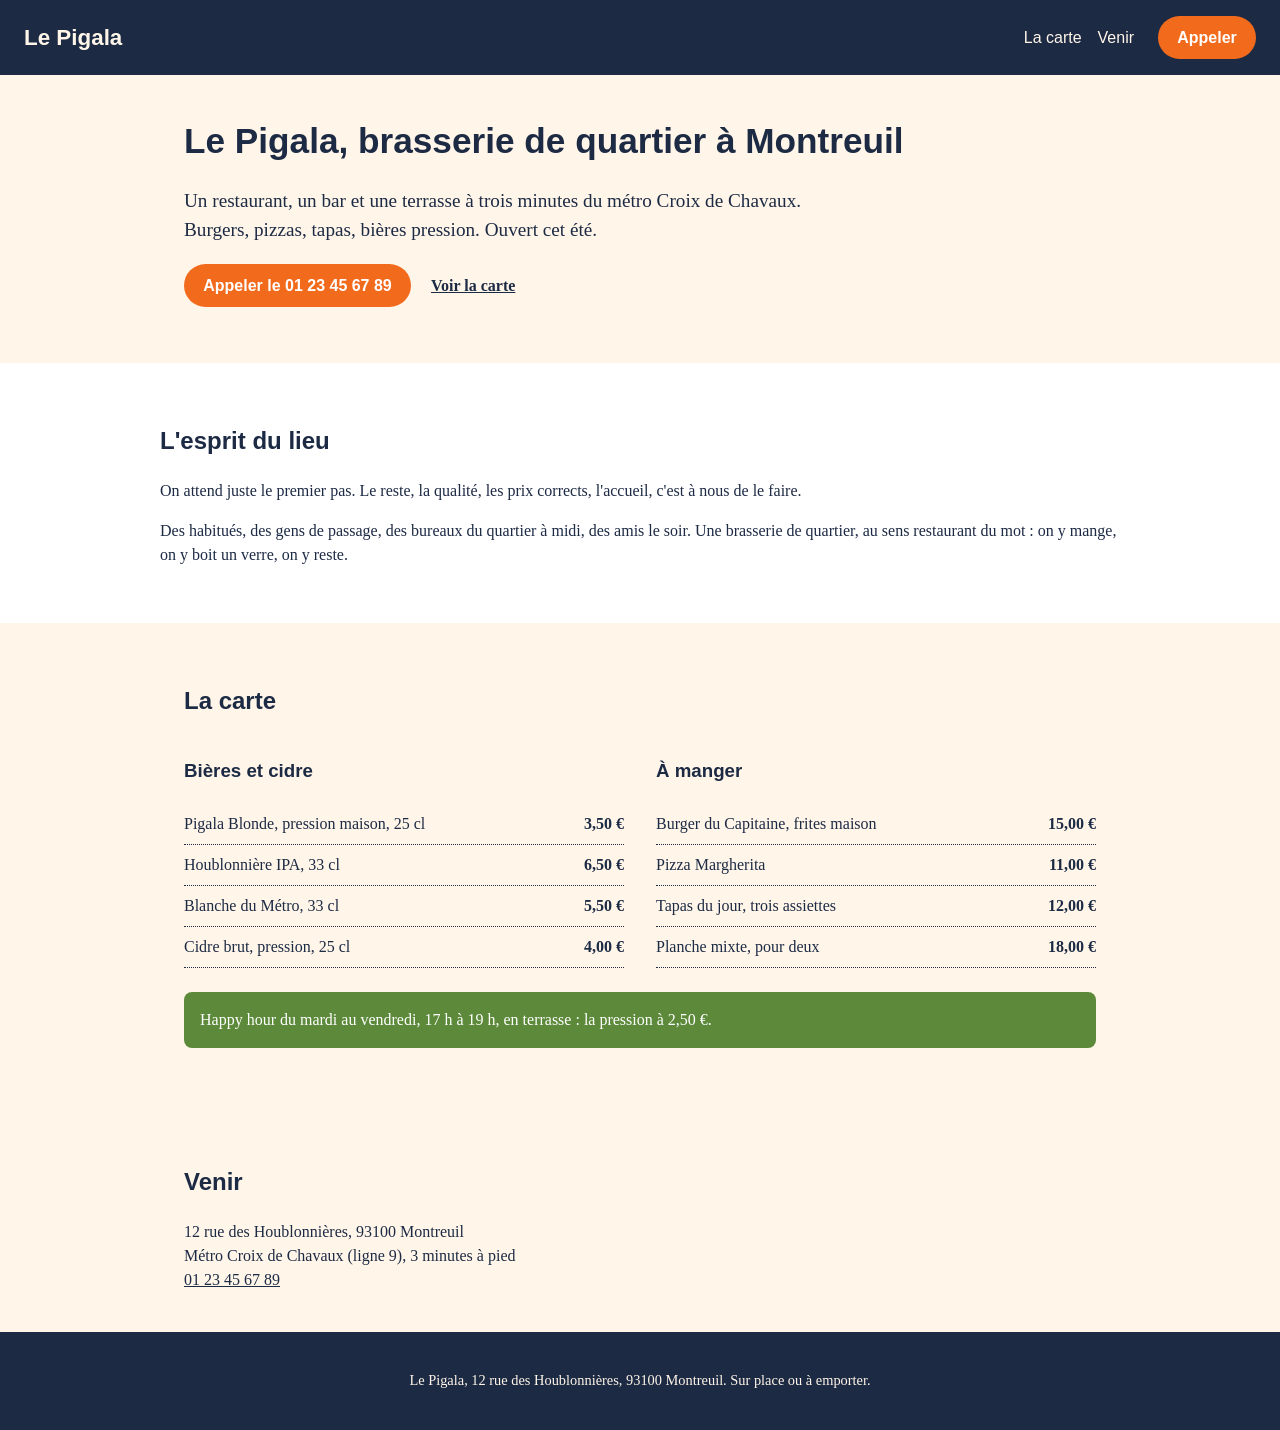
<file: exercices/04-regles-du-projet/depart/index.html>
<!DOCTYPE html>
<html lang="fr">
<head>
  <meta charset="UTF-8">
  <meta name="viewport" content="width=device-width, initial-scale=1">
  <title>Le Pigala, brasserie de quartier à Montreuil</title>
  <meta name="description" content="Le Pigala, brasserie-restaurant et bar à Montreuil, à deux pas du métro Croix de Chavaux : burgers, pizzas, tapas, bières pression, happy hour en terrasse, karaoké le jeudi.">
  <link rel="stylesheet" href="style.css">
</head>
<body>
  <header class="entete">
    <p class="logo">Le Pigala</p>
    <nav aria-label="Navigation principale">
      <a href="#carte">La carte</a>
      <a href="#venir">Venir</a>
    </nav>
    <a class="bouton" href="tel:+33123456789">Appeler</a>
  </header>

  <main>
    <section class="heros" aria-labelledby="titre">
      <h1 id="titre">Le Pigala, brasserie de quartier à Montreuil</h1>
      <p class="accroche">Un restaurant, un bar et une terrasse à trois minutes du métro Croix de Chavaux. Burgers, pizzas, tapas, bières pression. Ouvert cet été.</p>
      <p class="actions">
        <a class="bouton" href="tel:+33123456789">Appeler le 01 23 45 67 89</a>
        <a class="lien" href="#carte">Voir la carte</a>
      </p>
    </section>

    <section class="esprit" aria-labelledby="esprit">
      <h2 id="esprit">L'esprit du lieu</h2>
      <p>On attend juste le premier pas. Le reste, la qualité, les prix corrects, l'accueil, c'est à nous de le faire.</p>
      <p>Des habitués, des gens de passage, des bureaux du quartier à midi, des amis le soir. Une brasserie de quartier, au sens restaurant du mot : on y mange, on y boit un verre, on y reste.</p>
    </section>

    <section class="carte" id="carte" aria-labelledby="carte-titre">
      <h2 id="carte-titre">La carte</h2>
      <div class="colonnes">
        <div>
          <h3>Bières et cidre</h3>
          <ul>
            <li>Pigala Blonde, pression maison, 25 cl <span>3,50 €</span></li>
            <li>Houblonnière IPA, 33 cl <span>6,50 €</span></li>
            <li>Blanche du Métro, 33 cl <span>5,50 €</span></li>
            <li>Cidre brut, pression, 25 cl <span>4,00 €</span></li>
          </ul>
        </div>
        <div>
          <h3>À manger</h3>
          <ul>
            <li>Burger du Capitaine, frites maison <span>15,00 €</span></li>
            <li>Pizza Margherita <span>11,00 €</span></li>
            <li>Tapas du jour, trois assiettes <span>12,00 €</span></li>
            <li>Planche mixte, pour deux <span>18,00 €</span></li>
          </ul>
        </div>
      </div>
      <p class="encadre">Happy hour du mardi au vendredi, 17 h à 19 h, en terrasse : la pression à 2,50 €.</p>
    </section>

    <section class="venir" id="venir" aria-labelledby="venir-titre">
      <h2 id="venir-titre">Venir</h2>
      <address>
        12 rue des Houblonnières, 93100 Montreuil<br>
        Métro Croix de Chavaux (ligne 9), 3 minutes à pied<br>
        <a href="tel:+33123456789">01 23 45 67 89</a>
      </address>
    </section>
  </main>

  <footer>
    <p>Le Pigala, 12 rue des Houblonnières, 93100 Montreuil. Sur place ou à emporter.</p>
  </footer>
</body>
</html>
</file>
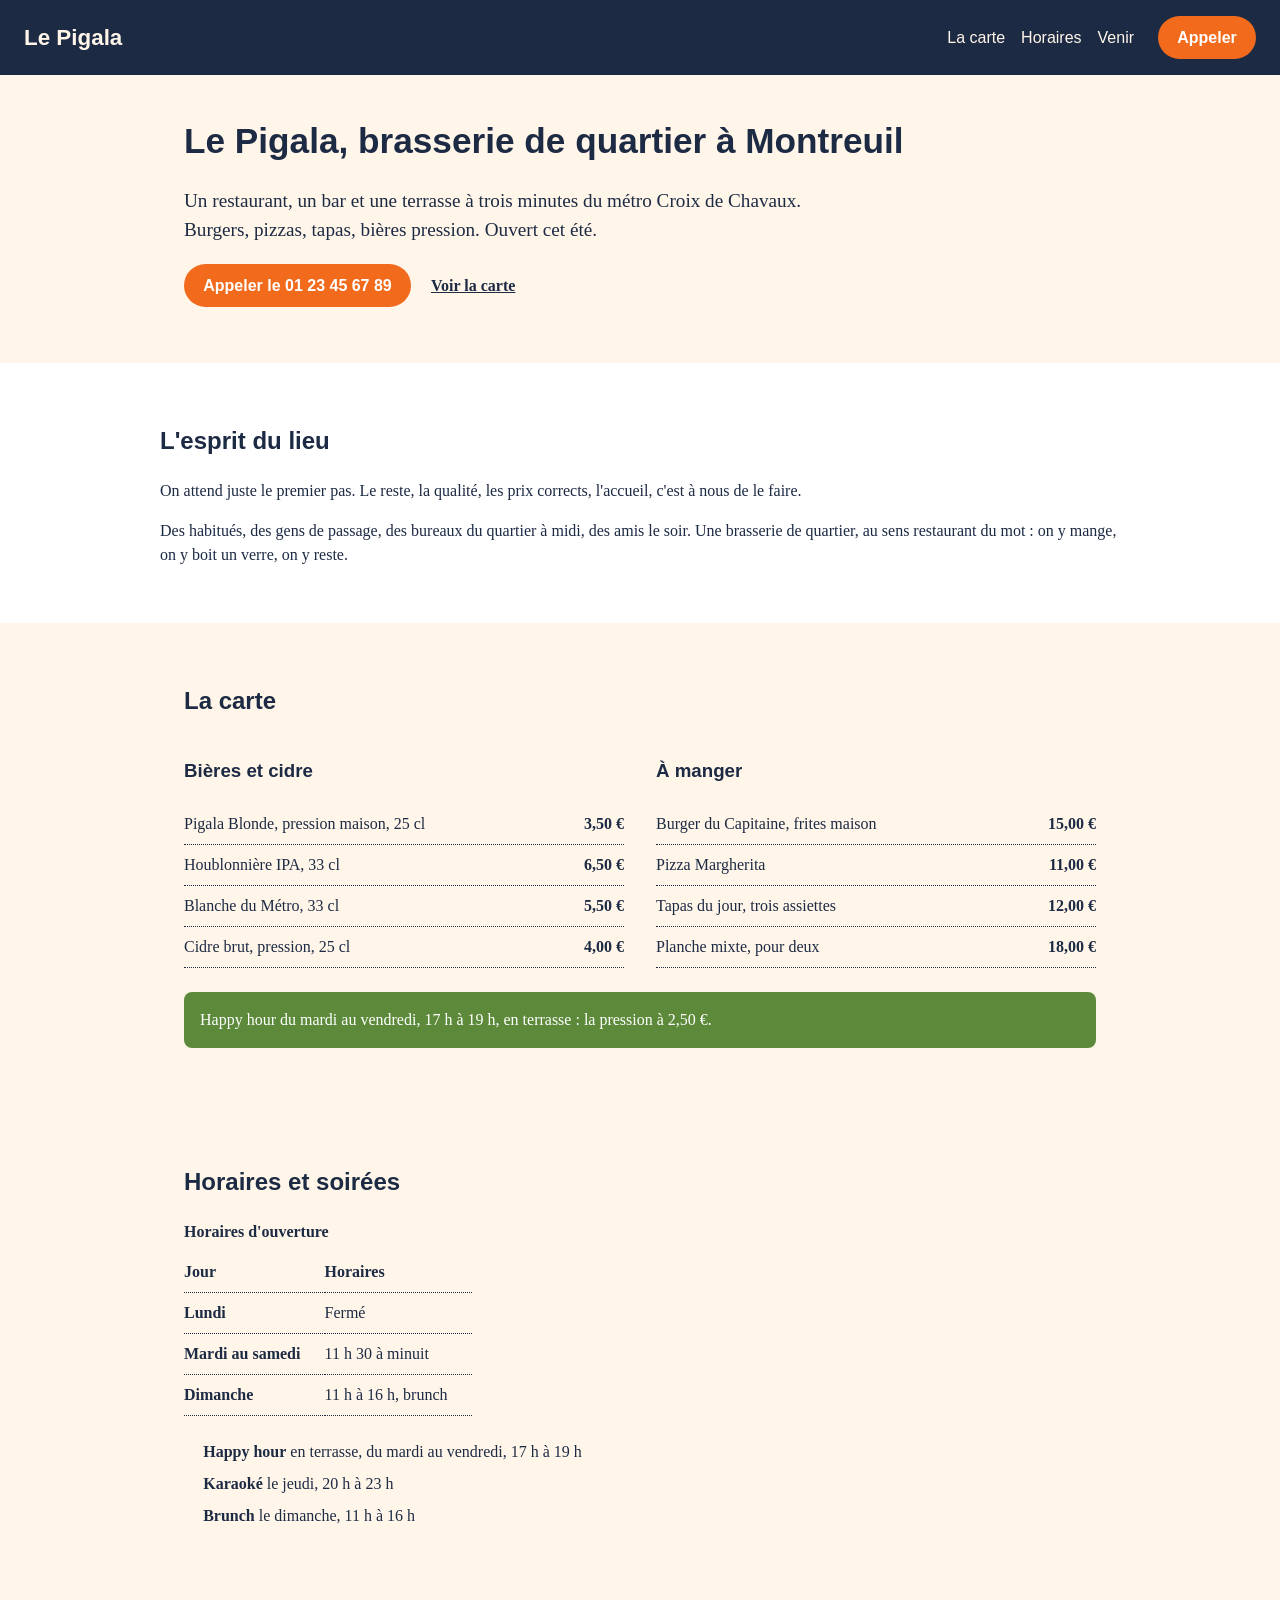
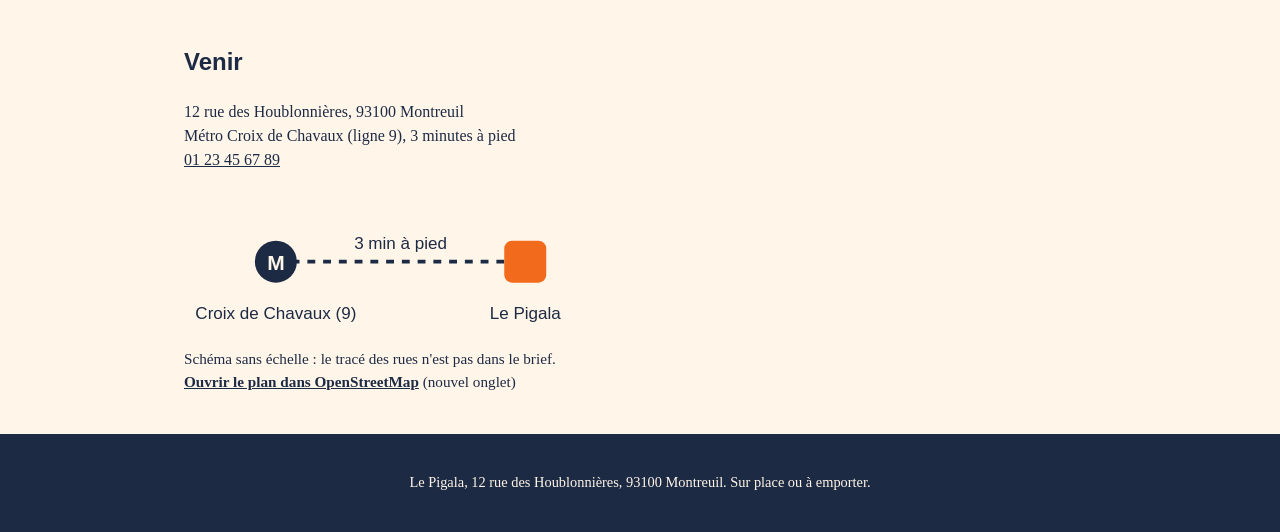
<file: exercices/05-commande-a-moi/depart/index.html>
<!DOCTYPE html>
<html lang="fr">
<head>
  <meta charset="UTF-8">
  <meta name="viewport" content="width=device-width, initial-scale=1">
  <title>Le Pigala, brasserie de quartier à Montreuil</title>
  <meta name="description" content="Le Pigala, brasserie-restaurant et bar à Montreuil, à deux pas du métro Croix de Chavaux : burgers, pizzas, tapas, bières pression, happy hour en terrasse, karaoké le jeudi.">
  <link rel="stylesheet" href="style.css">
  <link rel="stylesheet" href="css/plan-acces.css">
</head>
<body>
  <header class="entete">
    <p class="logo">Le Pigala</p>
    <nav aria-label="Navigation principale">
      <a href="#carte">La carte</a>
      <a href="#horaires">Horaires</a>
      <a href="#venir">Venir</a>
    </nav>
    <a class="bouton" href="tel:+33123456789">Appeler</a>
  </header>

  <main>
    <section class="heros" aria-labelledby="titre">
      <h1 id="titre">Le Pigala, brasserie de quartier à Montreuil</h1>
      <p class="accroche">Un restaurant, un bar et une terrasse à trois minutes du métro Croix de Chavaux. Burgers, pizzas, tapas, bières pression. Ouvert cet été.</p>
      <p class="actions">
        <a class="bouton" href="tel:+33123456789">Appeler le 01 23 45 67 89</a>
        <a class="lien" href="#carte">Voir la carte</a>
      </p>
    </section>

    <section class="esprit" aria-labelledby="esprit">
      <h2 id="esprit">L'esprit du lieu</h2>
      <p>On attend juste le premier pas. Le reste, la qualité, les prix corrects, l'accueil, c'est à nous de le faire.</p>
      <p>Des habitués, des gens de passage, des bureaux du quartier à midi, des amis le soir. Une brasserie de quartier, au sens restaurant du mot : on y mange, on y boit un verre, on y reste.</p>
    </section>

    <section class="carte" id="carte" aria-labelledby="carte-titre">
      <h2 id="carte-titre">La carte</h2>
      <div class="colonnes">
        <div>
          <h3>Bières et cidre</h3>
          <ul>
            <li>Pigala Blonde, pression maison, 25 cl <span>3,50 €</span></li>
            <li>Houblonnière IPA, 33 cl <span>6,50 €</span></li>
            <li>Blanche du Métro, 33 cl <span>5,50 €</span></li>
            <li>Cidre brut, pression, 25 cl <span>4,00 €</span></li>
          </ul>
        </div>
        <div>
          <h3>À manger</h3>
          <ul>
            <li>Burger du Capitaine, frites maison <span>15,00 €</span></li>
            <li>Pizza Margherita <span>11,00 €</span></li>
            <li>Tapas du jour, trois assiettes <span>12,00 €</span></li>
            <li>Planche mixte, pour deux <span>18,00 €</span></li>
          </ul>
        </div>
      </div>
      <p class="encadre">Happy hour du mardi au vendredi, 17 h à 19 h, en terrasse : la pression à 2,50 €.</p>
    </section>

    <section class="horaires" id="horaires" aria-labelledby="horaires-titre">
      <h2 id="horaires-titre">Horaires et soirées</h2>
      <table>
        <caption>Horaires d'ouverture</caption>
        <thead>
          <tr><th scope="col">Jour</th><th scope="col">Horaires</th></tr>
        </thead>
        <tbody>
          <tr><th scope="row">Lundi</th><td>Fermé</td></tr>
          <tr><th scope="row">Mardi au samedi</th><td>11 h 30 à minuit</td></tr>
          <tr><th scope="row">Dimanche</th><td>11 h à 16 h, brunch</td></tr>
        </tbody>
      </table>
      <ul class="soirees">
        <li><strong>Happy hour</strong> en terrasse, du mardi au vendredi, 17 h à 19 h</li>
        <li><strong>Karaoké</strong> le jeudi, 20 h à 23 h</li>
        <li><strong>Brunch</strong> le dimanche, 11 h à 16 h</li>
      </ul>
    </section>

    <section class="venir" id="venir" aria-labelledby="venir-titre">
      <h2 id="venir-titre">Venir</h2>
      <address>
        12 rue des Houblonnières, 93100 Montreuil<br>
        Métro Croix de Chavaux (ligne 9), 3 minutes à pied<br>
        <a href="tel:+33123456789">01 23 45 67 89</a>
      </address>
      <!-- DÉBUT plan-acces -->
      <figure class="plan-acces">
        <svg viewBox="0 0 320 110" role="img" aria-label="Schéma sans échelle : du métro Croix de Chavaux, ligne 9, au Pigala, 12 rue des Houblonnières, 3 minutes à pied.">
          <line class="plan-acces__trajet" x1="70" y1="50" x2="260" y2="50"/>
          <circle class="plan-acces__metro" cx="70" cy="50" r="16"/>
          <text class="plan-acces__m" x="70" y="56" text-anchor="middle">M</text>
          <text x="70" y="94" text-anchor="middle">Croix de Chavaux (9)</text>
          <text x="165" y="40" text-anchor="middle">3 min à pied</text>
          <rect class="plan-acces__lieu" x="244" y="34" width="32" height="32" rx="6"/>
          <text x="260" y="94" text-anchor="middle">Le Pigala</text>
        </svg>
        <figcaption>Schéma sans échelle : le tracé des rues n'est pas dans le brief. <a href="https://www.openstreetmap.org/search?query=12%20rue%20des%20Houblonni%C3%A8res%2C%2093100%20Montreuil" target="_blank" rel="noopener">Ouvrir le plan dans OpenStreetMap</a> (nouvel onglet)</figcaption>
      </figure>
      <!-- FIN plan-acces -->
    </section>
  </main>

  <footer>
    <p>Le Pigala, 12 rue des Houblonnières, 93100 Montreuil. Sur place ou à emporter.</p>
  </footer>
</body>
</html>
</file>
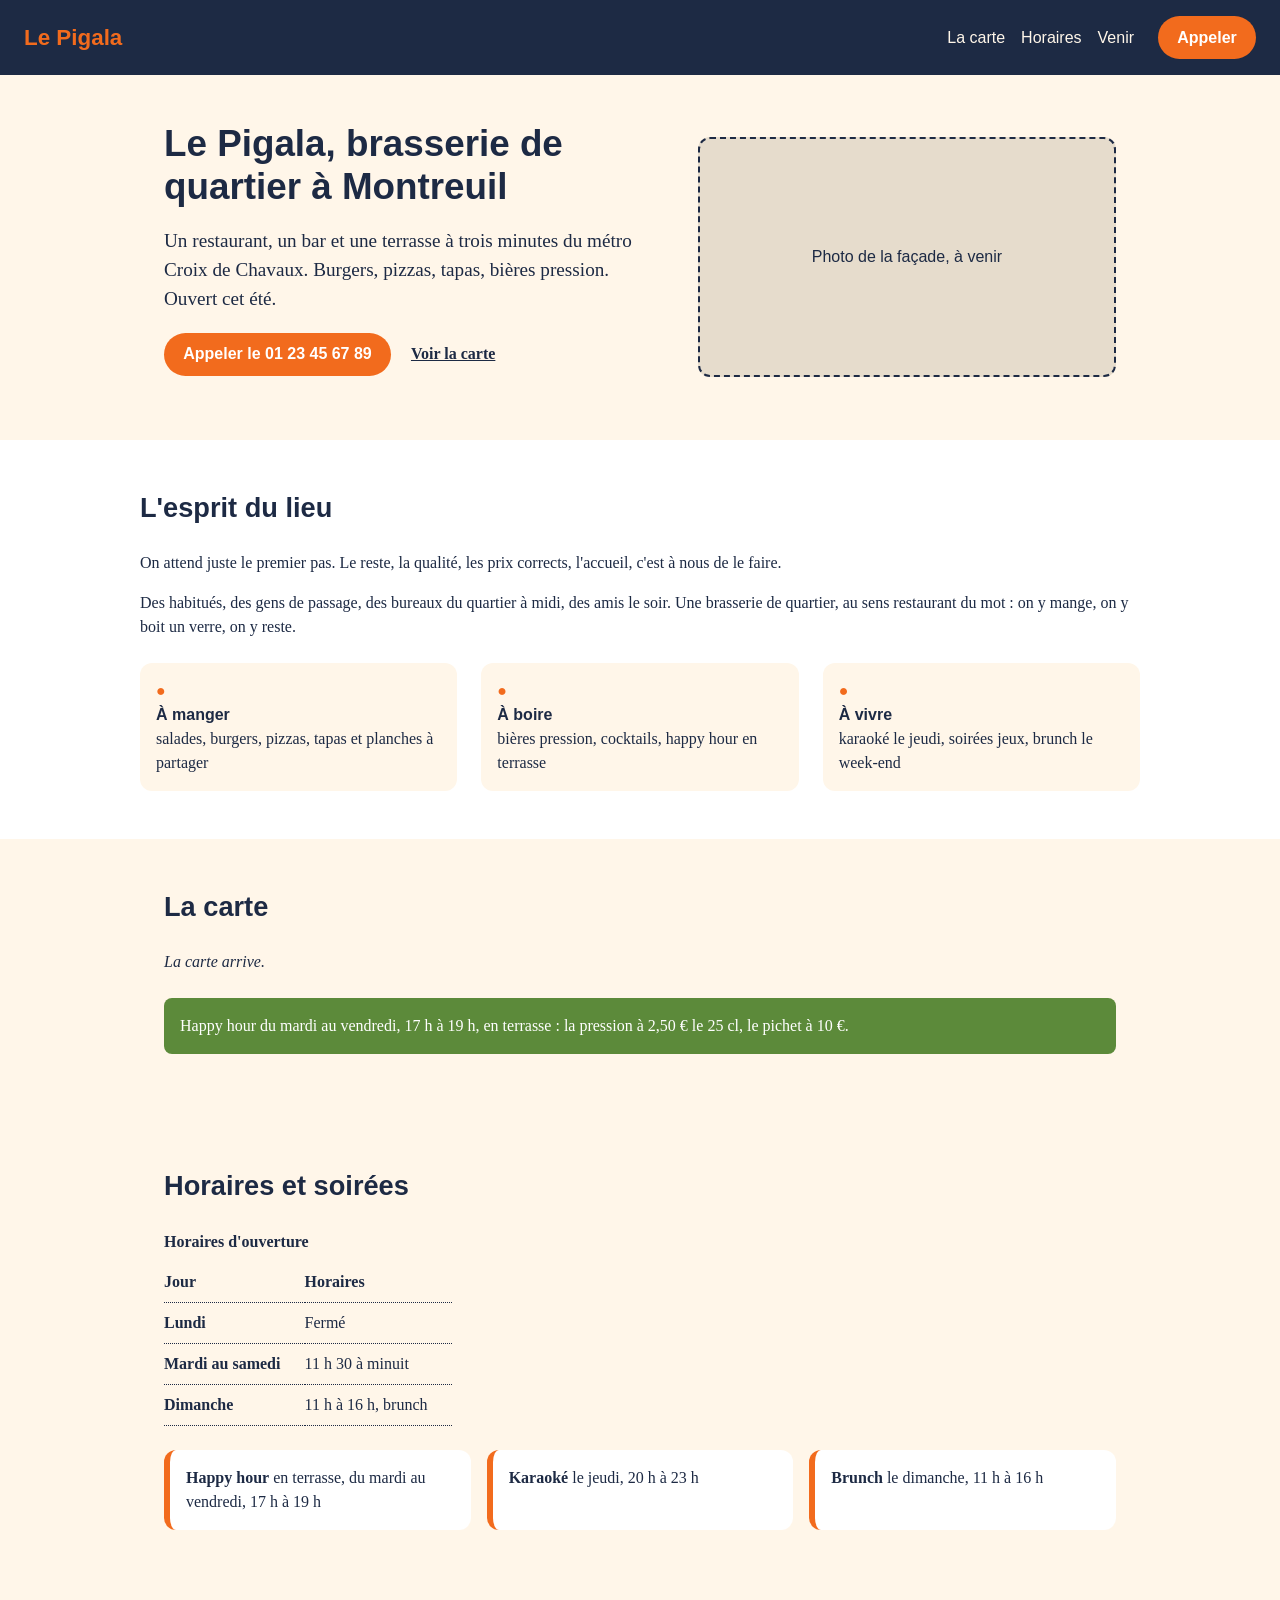
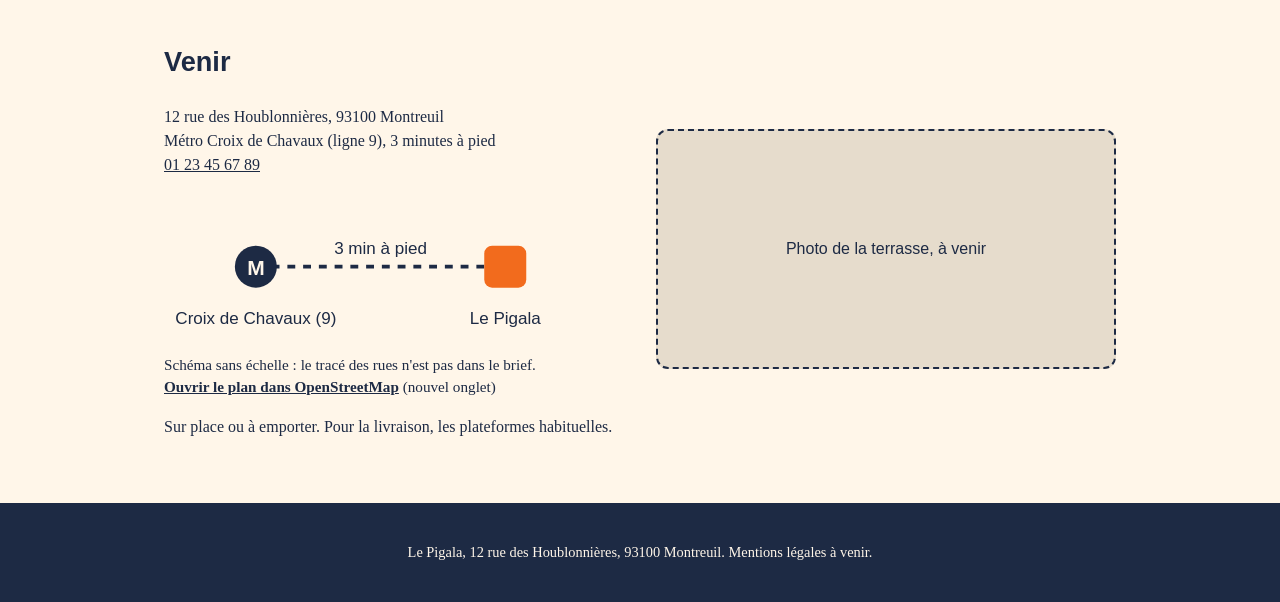
<file: exercices/09-snippets-carte/depart/index.html>
<!DOCTYPE html>
<html lang="fr">
<head>
  <meta charset="UTF-8">
  <meta name="viewport" content="width=device-width, initial-scale=1">
  <title>Le Pigala, brasserie de quartier à Montreuil</title>
  <meta name="description" content="Le Pigala, brasserie-restaurant et bar à Montreuil, à deux pas du métro Croix de Chavaux : burgers, pizzas, tapas, bières pression, happy hour en terrasse, karaoké le jeudi.">
  <link rel="stylesheet" href="style.css">
  <link rel="stylesheet" href="css/plan-acces.css">
</head>
<body>
  <a class="evitement" href="#contenu">Aller au contenu</a>

  <header class="entete">
    <p class="logo"><a href="#contenu">Le Pigala</a></p>
    <nav aria-label="Navigation principale">
      <a href="#carte">La carte</a>
      <a href="#horaires">Horaires</a>
      <a href="#venir">Venir</a>
    </nav>
    <a class="bouton" href="tel:+33123456789">Appeler</a>
  </header>

  <main id="contenu">
    <section class="heros" aria-labelledby="titre">
      <div class="heros-texte">
        <h1 id="titre">Le Pigala, brasserie de quartier à Montreuil</h1>
        <p class="accroche">Un restaurant, un bar et une terrasse à trois minutes du métro Croix de Chavaux. Burgers, pizzas, tapas, bières pression. Ouvert cet été.</p>
        <p class="actions">
          <a class="bouton" href="tel:+33123456789">Appeler le 01 23 45 67 89</a>
          <a class="lien" href="#carte">Voir la carte</a>
        </p>
      </div>
      <div class="photo-attente" aria-hidden="true">Photo de la façade, à venir</div>
    </section>

    <section class="esprit" aria-labelledby="esprit-titre">
      <div class="contenant">
        <h2 id="esprit-titre">L'esprit du lieu</h2>
        <p>On attend juste le premier pas. Le reste, la qualité, les prix corrects, l'accueil, c'est à nous de le faire.</p>
        <p>Des habitués, des gens de passage, des bureaux du quartier à midi, des amis le soir. Une brasserie de quartier, au sens restaurant du mot : on y mange, on y boit un verre, on y reste.</p>
        <ul class="pictos">
          <li><span class="picto" aria-hidden="true">●</span><strong>À manger</strong> salades, burgers, pizzas, tapas et planches à partager</li>
          <li><span class="picto" aria-hidden="true">●</span><strong>À boire</strong> bières pression, cocktails, happy hour en terrasse</li>
          <li><span class="picto" aria-hidden="true">●</span><strong>À vivre</strong> karaoké le jeudi, soirées jeux, brunch le week-end</li>
        </ul>
      </div>
    </section>

    <section class="carte" id="carte" aria-labelledby="carte-titre">
      <h2 id="carte-titre">La carte</h2>
      <p class="attente">La carte arrive.</p>
      <p class="encadre">Happy hour du mardi au vendredi, 17 h à 19 h, en terrasse : la pression à 2,50 € le 25 cl, le pichet à 10 €.</p>
    </section>

    <section class="horaires" id="horaires" aria-labelledby="horaires-titre">
      <h2 id="horaires-titre">Horaires et soirées</h2>
      <table>
        <caption>Horaires d'ouverture</caption>
        <thead>
          <tr><th scope="col">Jour</th><th scope="col">Horaires</th></tr>
        </thead>
        <tbody>
          <tr><th scope="row">Lundi</th><td>Fermé</td></tr>
          <tr><th scope="row">Mardi au samedi</th><td>11 h 30 à minuit</td></tr>
          <tr><th scope="row">Dimanche</th><td>11 h à 16 h, brunch</td></tr>
        </tbody>
      </table>
      <ul class="soirees">
        <li><strong>Happy hour</strong> en terrasse, du mardi au vendredi, 17 h à 19 h</li>
        <li><strong>Karaoké</strong> le jeudi, 20 h à 23 h</li>
        <li><strong>Brunch</strong> le dimanche, 11 h à 16 h</li>
      </ul>
    </section>

    <section class="venir" id="venir" aria-labelledby="venir-titre">
      <div class="venir-texte">
        <h2 id="venir-titre">Venir</h2>
        <address>
          12 rue des Houblonnières, 93100 Montreuil<br>
          Métro Croix de Chavaux (ligne 9), 3 minutes à pied<br>
          <a href="tel:+33123456789">01 23 45 67 89</a>
        </address>
      <!-- DÉBUT plan-acces -->
      <figure class="plan-acces">
        <svg viewBox="0 0 320 110" role="img" aria-label="Schéma sans échelle : du métro Croix de Chavaux, ligne 9, au Pigala, 12 rue des Houblonnières, 3 minutes à pied.">
          <line class="plan-acces__trajet" x1="70" y1="50" x2="260" y2="50"/>
          <circle class="plan-acces__metro" cx="70" cy="50" r="16"/>
          <text class="plan-acces__m" x="70" y="56" text-anchor="middle">M</text>
          <text x="70" y="94" text-anchor="middle">Croix de Chavaux (9)</text>
          <text x="165" y="40" text-anchor="middle">3 min à pied</text>
          <rect class="plan-acces__lieu" x="244" y="34" width="32" height="32" rx="6"/>
          <text x="260" y="94" text-anchor="middle">Le Pigala</text>
        </svg>
        <figcaption>Schéma sans échelle : le tracé des rues n'est pas dans le brief. <a href="https://www.openstreetmap.org/search?query=12%20rue%20des%20Houblonni%C3%A8res%2C%2093100%20Montreuil" target="_blank" rel="noopener">Ouvrir le plan dans OpenStreetMap</a> (nouvel onglet)</figcaption>
      </figure>
      <!-- FIN plan-acces -->
        <p>Sur place ou à emporter. Pour la livraison, les plateformes habituelles.</p>
      </div>
      <div class="photo-attente" aria-hidden="true">Photo de la terrasse, à venir</div>
    </section>
  </main>

  <footer>
    <p>Le Pigala, 12 rue des Houblonnières, 93100 Montreuil. Mentions légales à venir.</p>
  </footer>
</body>
</html>
</file>
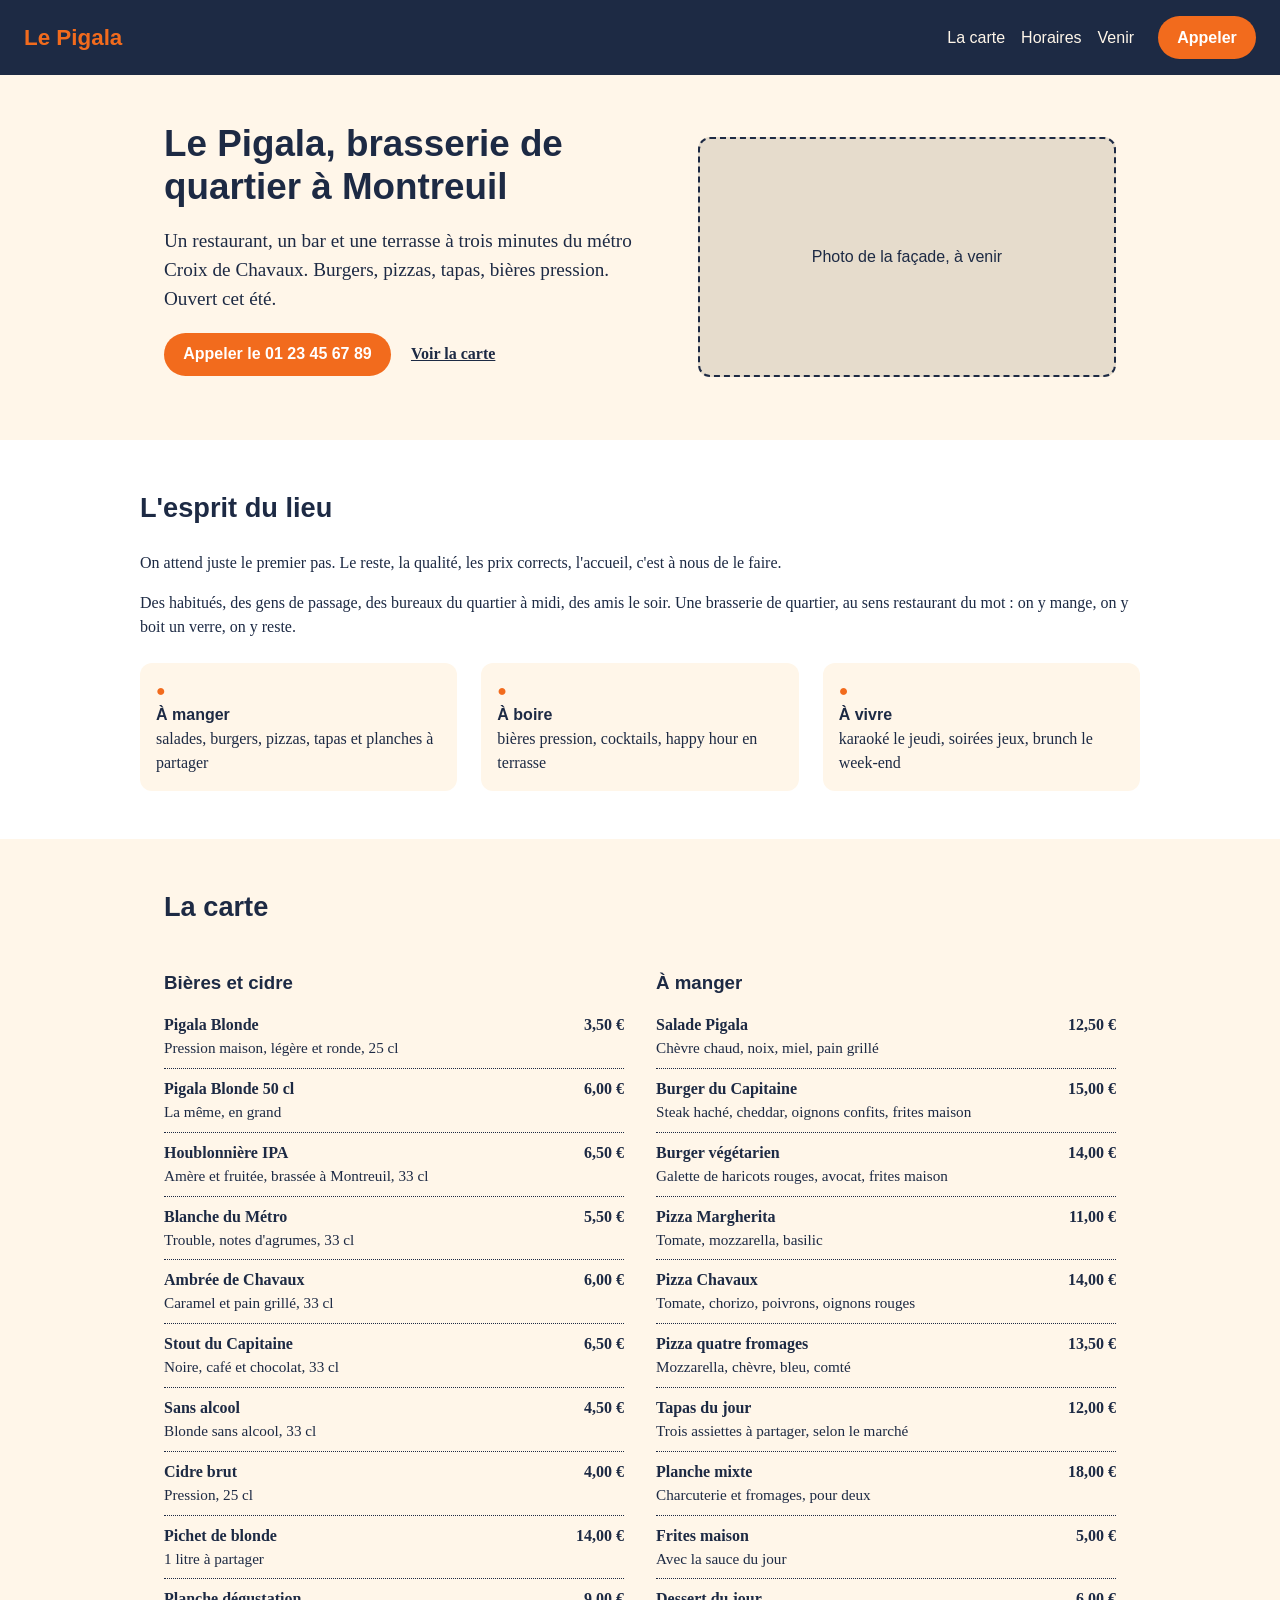
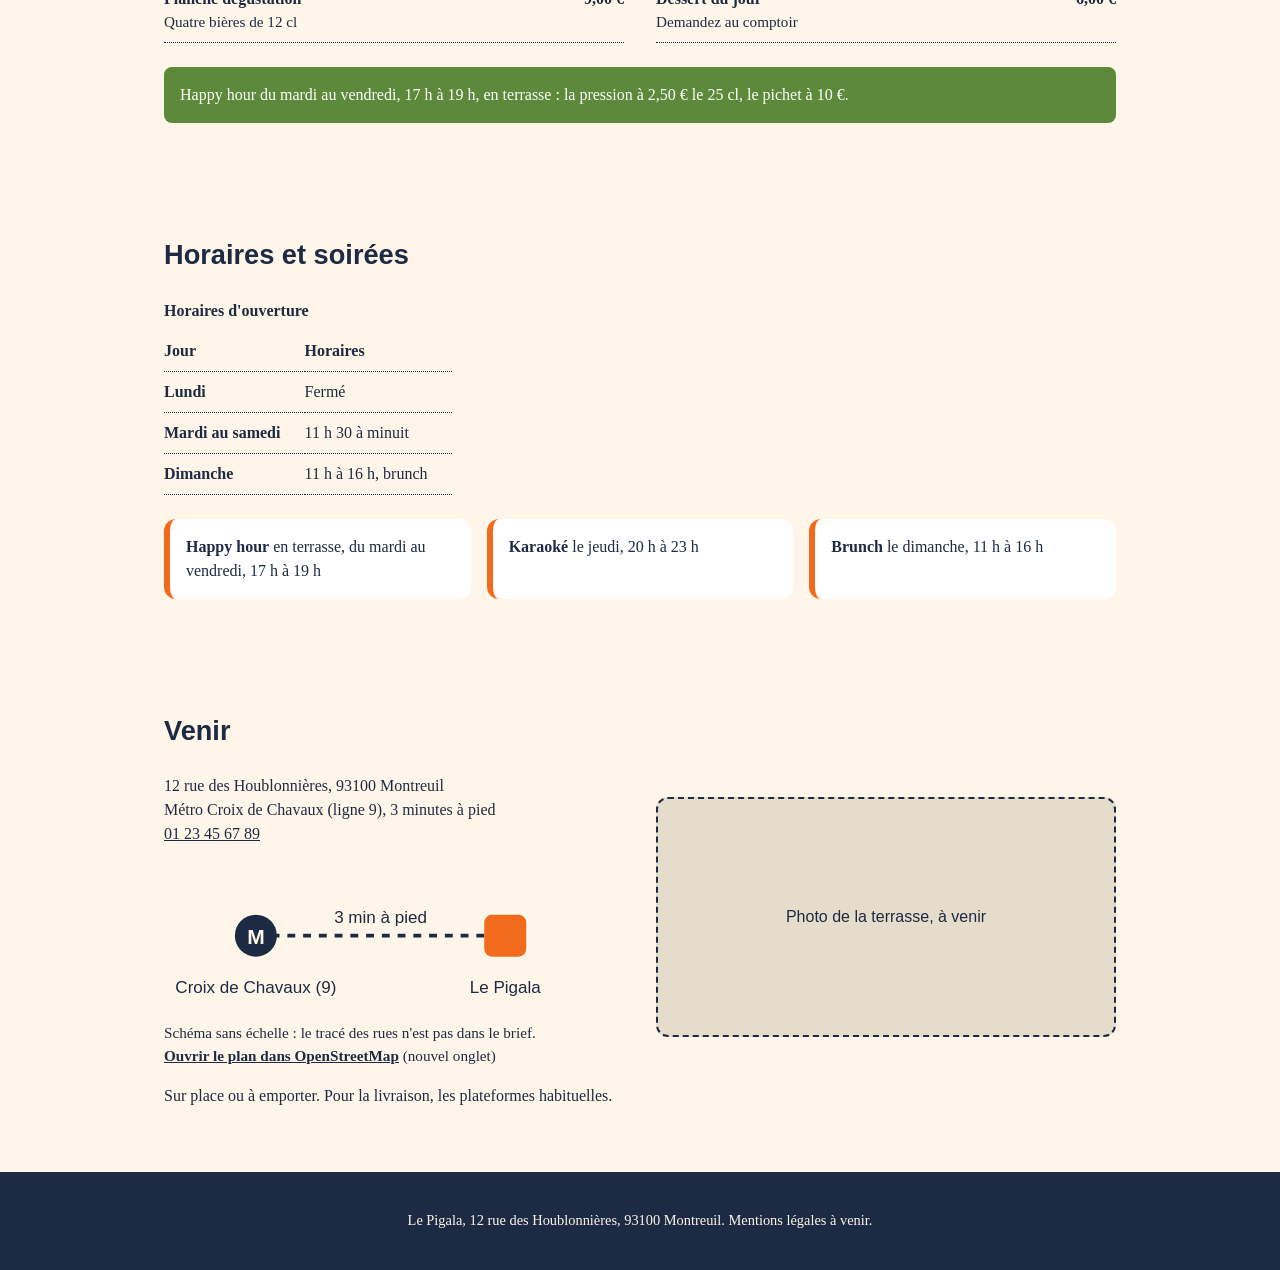
<file: exercices/10-relire/depart/index.html>
<!DOCTYPE html>
<html lang="fr">
<head>
  <meta charset="UTF-8">
  <meta name="viewport" content="width=device-width, initial-scale=1">
  <title>Le Pigala, brasserie de quartier à Montreuil</title>
  <meta name="description" content="Le Pigala, brasserie-restaurant et bar à Montreuil, à deux pas du métro Croix de Chavaux : burgers, pizzas, tapas, bières pression, happy hour en terrasse, karaoké le jeudi.">
  <link rel="stylesheet" href="style.css">
  <link rel="stylesheet" href="css/plan-acces.css">
</head>
<body>
  <a class="evitement" href="#contenu">Aller au contenu</a>

  <header class="entete">
    <p class="logo"><a href="#contenu">Le Pigala</a></p>
    <nav aria-label="Navigation principale">
      <a href="#carte">La carte</a>
      <a href="#horaires">Horaires</a>
      <a href="#venir">Venir</a>
    </nav>
    <a class="bouton" href="tel:+33123456789">Appeler</a>
  </header>

  <main id="contenu">
    <section class="heros" aria-labelledby="titre">
      <div class="heros-texte">
        <h1 id="titre">Le Pigala, brasserie de quartier à Montreuil</h1>
        <p class="accroche">Un restaurant, un bar et une terrasse à trois minutes du métro Croix de Chavaux. Burgers, pizzas, tapas, bières pression. Ouvert cet été.</p>
        <p class="actions">
          <a class="bouton" href="tel:+33123456789">Appeler le 01 23 45 67 89</a>
          <a class="lien" href="#carte">Voir la carte</a>
        </p>
      </div>
      <div class="photo-attente" aria-hidden="true">Photo de la façade, à venir</div>
    </section>

    <section class="esprit" aria-labelledby="esprit-titre">
      <div class="contenant">
        <h2 id="esprit-titre">L'esprit du lieu</h2>
        <p>On attend juste le premier pas. Le reste, la qualité, les prix corrects, l'accueil, c'est à nous de le faire.</p>
        <p>Des habitués, des gens de passage, des bureaux du quartier à midi, des amis le soir. Une brasserie de quartier, au sens restaurant du mot : on y mange, on y boit un verre, on y reste.</p>
        <ul class="pictos">
          <li><span class="picto" aria-hidden="true">●</span><strong>À manger</strong> salades, burgers, pizzas, tapas et planches à partager</li>
          <li><span class="picto" aria-hidden="true">●</span><strong>À boire</strong> bières pression, cocktails, happy hour en terrasse</li>
          <li><span class="picto" aria-hidden="true">●</span><strong>À vivre</strong> karaoké le jeudi, soirées jeux, brunch le week-end</li>
        </ul>
      </div>
    </section>

    <section class="carte" id="carte" aria-labelledby="carte-titre">
      <h2 id="carte-titre">La carte</h2>
      <!-- Deux colonnes : Bières et cidre, À manger. Chaque colonne : h3, puis une liste ul ; chaque li : nom, description, prix dans un span -->
      <div class="colonnes">
        <div>
          <h3>Bières et cidre</h3>
          <ul>
            <li><span class="nom">Pigala Blonde</span><span class="desc">Pression maison, légère et ronde, 25 cl</span><span class="prix">3,50 €</span></li>
            <li><span class="nom">Pigala Blonde 50 cl</span><span class="desc">La même, en grand</span><span class="prix">6,00 €</span></li>
            <li><span class="nom">Houblonnière IPA</span><span class="desc">Amère et fruitée, brassée à Montreuil, 33 cl</span><span class="prix">6,50 €</span></li>
            <li><span class="nom">Blanche du Métro</span><span class="desc">Trouble, notes d'agrumes, 33 cl</span><span class="prix">5,50 €</span></li>
            <li><span class="nom">Ambrée de Chavaux</span><span class="desc">Caramel et pain grillé, 33 cl</span><span class="prix">6,00 €</span></li>
            <li><span class="nom">Stout du Capitaine</span><span class="desc">Noire, café et chocolat, 33 cl</span><span class="prix">6,50 €</span></li>
            <li><span class="nom">Sans alcool</span><span class="desc">Blonde sans alcool, 33 cl</span><span class="prix">4,50 €</span></li>
            <li><span class="nom">Cidre brut</span><span class="desc">Pression, 25 cl</span><span class="prix">4,00 €</span></li>
            <li><span class="nom">Pichet de blonde</span><span class="desc">1 litre à partager</span><span class="prix">14,00 €</span></li>
            <li><span class="nom">Planche dégustation</span><span class="desc">Quatre bières de 12 cl</span><span class="prix">9,00 €</span></li>
          </ul>
        </div>
        <div>
          <h3>À manger</h3>
          <ul>
            <li><span class="nom">Salade Pigala</span><span class="desc">Chèvre chaud, noix, miel, pain grillé</span><span class="prix">12,50 €</span></li>
            <li><span class="nom">Burger du Capitaine</span><span class="desc">Steak haché, cheddar, oignons confits, frites maison</span><span class="prix">15,00 €</span></li>
            <li><span class="nom">Burger végétarien</span><span class="desc">Galette de haricots rouges, avocat, frites maison</span><span class="prix">14,00 €</span></li>
            <li><span class="nom">Pizza Margherita</span><span class="desc">Tomate, mozzarella, basilic</span><span class="prix">11,00 €</span></li>
            <li><span class="nom">Pizza Chavaux</span><span class="desc">Tomate, chorizo, poivrons, oignons rouges</span><span class="prix">14,00 €</span></li>
            <li><span class="nom">Pizza quatre fromages</span><span class="desc">Mozzarella, chèvre, bleu, comté</span><span class="prix">13,50 €</span></li>
            <li><span class="nom">Tapas du jour</span><span class="desc">Trois assiettes à partager, selon le marché</span><span class="prix">12,00 €</span></li>
            <li><span class="nom">Planche mixte</span><span class="desc">Charcuterie et fromages, pour deux</span><span class="prix">18,00 €</span></li>
            <li><span class="nom">Frites maison</span><span class="desc">Avec la sauce du jour</span><span class="prix">5,00 €</span></li>
            <li><span class="nom">Dessert du jour</span><span class="desc">Demandez au comptoir</span><span class="prix">6,00 €</span></li>
          </ul>
        </div>
      </div>
      <p class="encadre">Happy hour du mardi au vendredi, 17 h à 19 h, en terrasse : la pression à 2,50 € le 25 cl, le pichet à 10 €.</p>
    </section>

    <section class="horaires" id="horaires" aria-labelledby="horaires-titre">
      <h2 id="horaires-titre">Horaires et soirées</h2>
      <table>
        <caption>Horaires d'ouverture</caption>
        <thead>
          <tr><th scope="col">Jour</th><th scope="col">Horaires</th></tr>
        </thead>
        <tbody>
          <tr><th scope="row">Lundi</th><td>Fermé</td></tr>
          <tr><th scope="row">Mardi au samedi</th><td>11 h 30 à minuit</td></tr>
          <tr><th scope="row">Dimanche</th><td>11 h à 16 h, brunch</td></tr>
        </tbody>
      </table>
      <ul class="soirees">
        <li><strong>Happy hour</strong> en terrasse, du mardi au vendredi, 17 h à 19 h</li>
        <li><strong>Karaoké</strong> le jeudi, 20 h à 23 h</li>
        <li><strong>Brunch</strong> le dimanche, 11 h à 16 h</li>
      </ul>
    </section>

    <section class="venir" id="venir" aria-labelledby="venir-titre">
      <div class="venir-texte">
        <h2 id="venir-titre">Venir</h2>
        <address>
          12 rue des Houblonnières, 93100 Montreuil<br>
          Métro Croix de Chavaux (ligne 9), 3 minutes à pied<br>
          <a href="tel:+33123456789">01 23 45 67 89</a>
        </address>
      <!-- DÉBUT plan-acces -->
      <figure class="plan-acces">
        <svg viewBox="0 0 320 110" role="img" aria-label="Schéma sans échelle : du métro Croix de Chavaux, ligne 9, au Pigala, 12 rue des Houblonnières, 3 minutes à pied.">
          <line class="plan-acces__trajet" x1="70" y1="50" x2="260" y2="50"/>
          <circle class="plan-acces__metro" cx="70" cy="50" r="16"/>
          <text class="plan-acces__m" x="70" y="56" text-anchor="middle">M</text>
          <text x="70" y="94" text-anchor="middle">Croix de Chavaux (9)</text>
          <text x="165" y="40" text-anchor="middle">3 min à pied</text>
          <rect class="plan-acces__lieu" x="244" y="34" width="32" height="32" rx="6"/>
          <text x="260" y="94" text-anchor="middle">Le Pigala</text>
        </svg>
        <figcaption>Schéma sans échelle : le tracé des rues n'est pas dans le brief. <a href="https://www.openstreetmap.org/search?query=12%20rue%20des%20Houblonni%C3%A8res%2C%2093100%20Montreuil" target="_blank" rel="noopener">Ouvrir le plan dans OpenStreetMap</a> (nouvel onglet)</figcaption>
      </figure>
      <!-- FIN plan-acces -->
        <p>Sur place ou à emporter. Pour la livraison, les plateformes habituelles.</p>
      </div>
      <div class="photo-attente" aria-hidden="true">Photo de la terrasse, à venir</div>
    </section>
  </main>

  <footer>
    <p>Le Pigala, 12 rue des Houblonnières, 93100 Montreuil. Mentions légales à venir.</p>
  </footer>
</body>
</html>
</file>
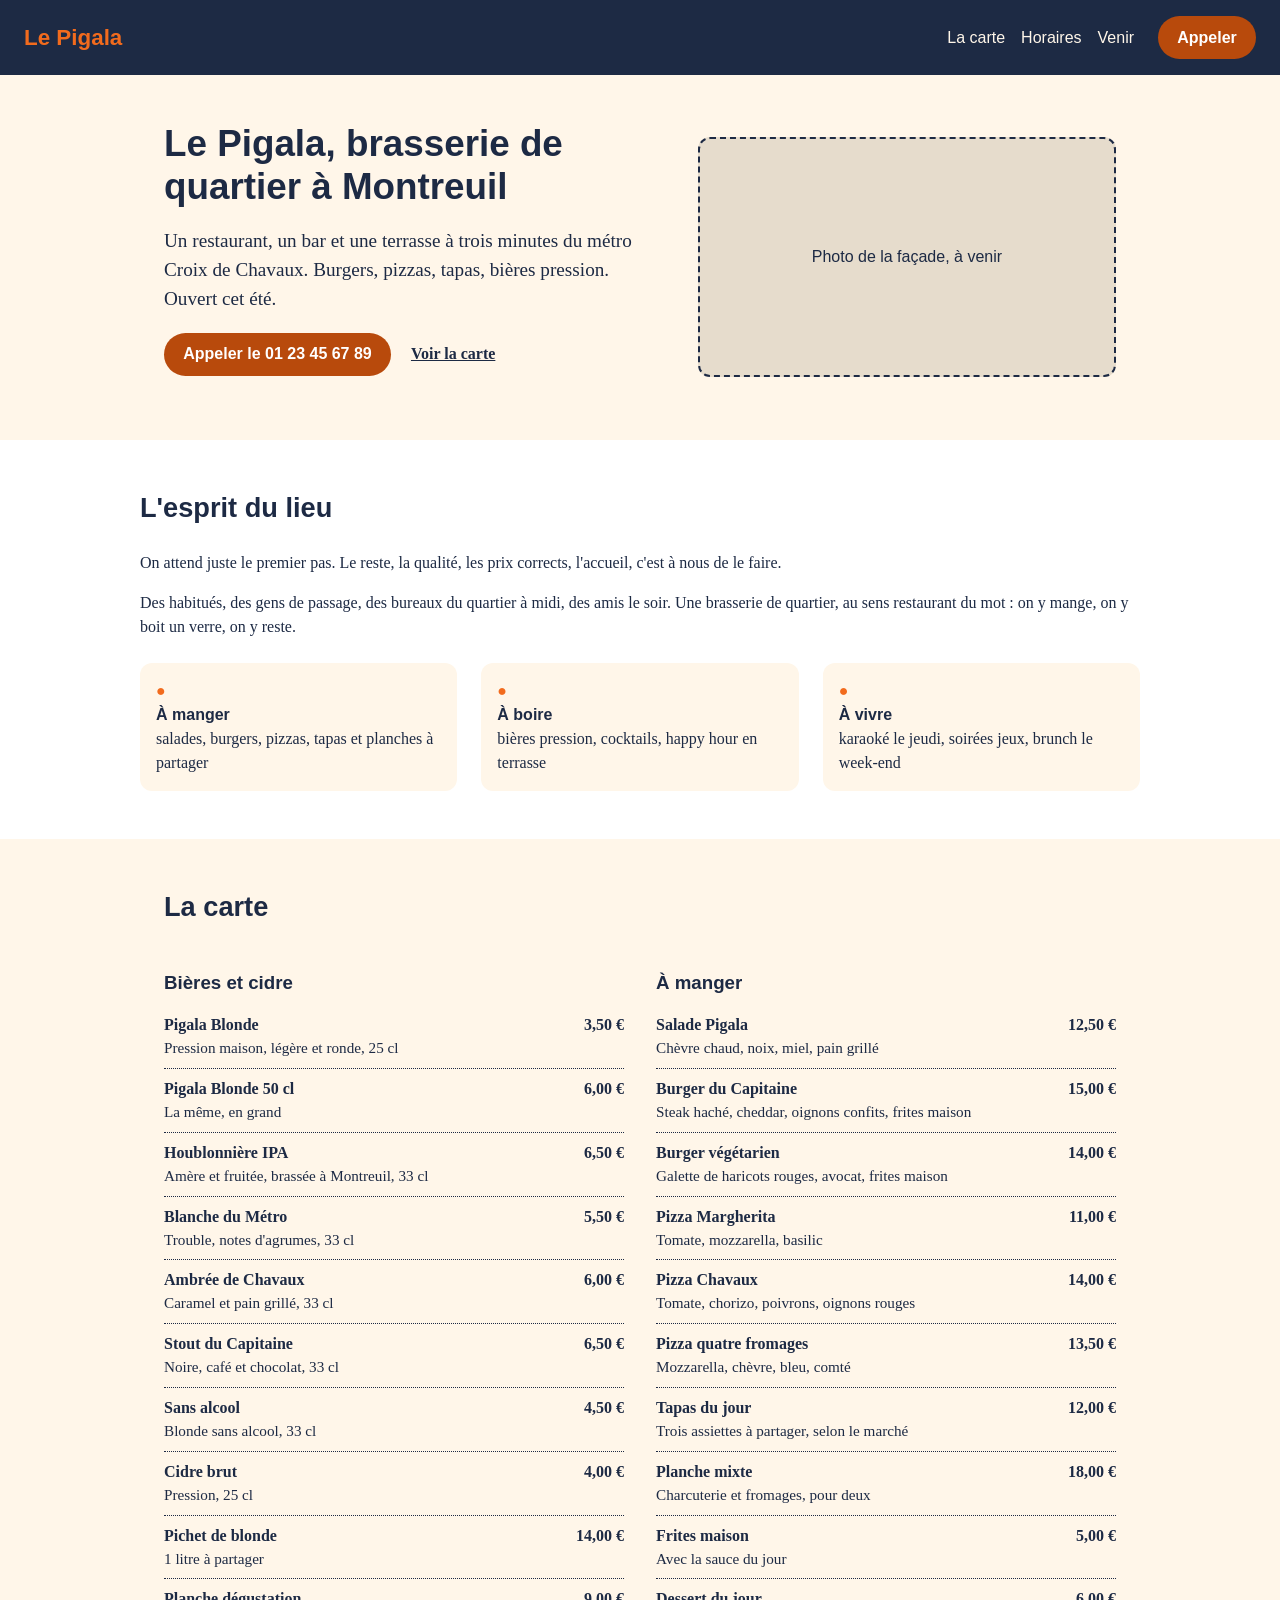
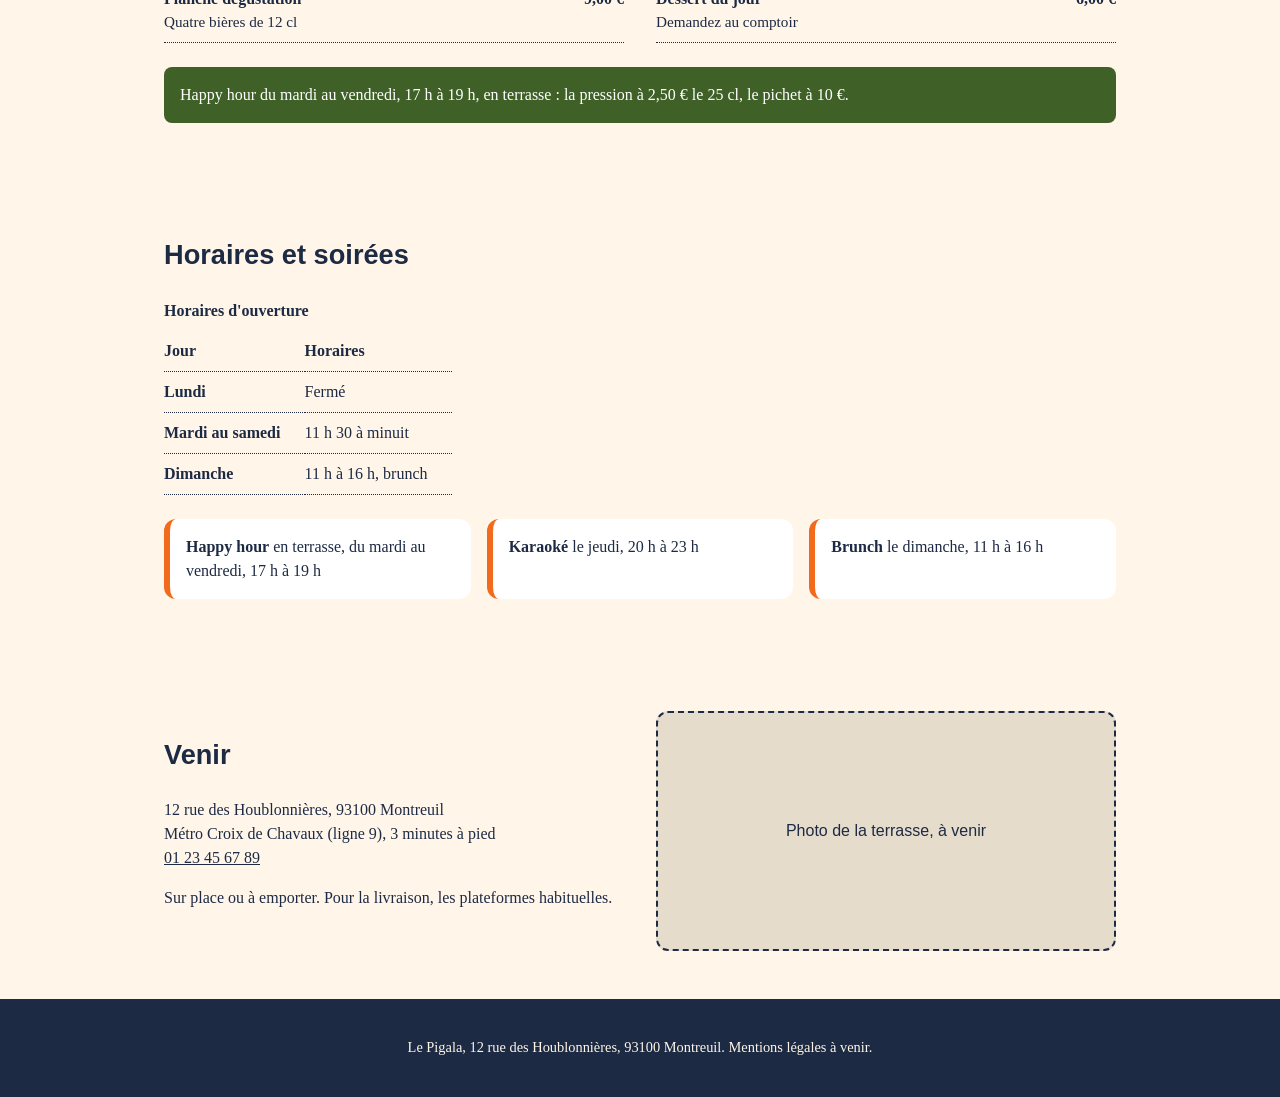
<file: exercices/16-chiffres/depart/index.html>
<!DOCTYPE html>
<html lang="fr">
<head>
  <meta charset="UTF-8">
  <meta name="viewport" content="width=device-width, initial-scale=1">
  <title>Le Pigala, brasserie de quartier à Montreuil</title>
  <meta name="description" content="Le Pigala, brasserie-restaurant et bar à Montreuil, à deux pas du métro Croix de Chavaux : burgers, pizzas, tapas, bières pression, happy hour en terrasse, karaoké le jeudi.">
  <link rel="stylesheet" href="style.css">
</head>
<body>
  <a class="evitement" href="#contenu">Aller au contenu</a>

  <header class="entete">
    <p class="logo"><a href="#contenu">Le Pigala</a></p>
    <nav aria-label="Navigation principale">
      <a href="#carte">La carte</a>
      <a href="#horaires">Horaires</a>
      <a href="#venir">Venir</a>
    </nav>
    <a class="bouton" href="tel:+33123456789">Appeler</a>
  </header>

  <main id="contenu">
    <section class="heros" aria-labelledby="titre">
      <div class="heros-texte">
        <h1 id="titre">Le Pigala, brasserie de quartier à Montreuil</h1>
        <p class="accroche">Un restaurant, un bar et une terrasse à trois minutes du métro Croix de Chavaux. Burgers, pizzas, tapas, bières pression. Ouvert cet été.</p>
        <p class="actions">
          <a class="bouton" href="tel:+33123456789">Appeler le 01 23 45 67 89</a>
          <a class="lien" href="#carte">Voir la carte</a>
        </p>
      </div>
      <div class="photo-attente" aria-hidden="true">Photo de la façade, à venir</div>
    </section>

    <section class="esprit" aria-labelledby="esprit-titre">
      <div class="contenant">
        <h2 id="esprit-titre">L'esprit du lieu</h2>
        <p>On attend juste le premier pas. Le reste, la qualité, les prix corrects, l'accueil, c'est à nous de le faire.</p>
        <p>Des habitués, des gens de passage, des bureaux du quartier à midi, des amis le soir. Une brasserie de quartier, au sens restaurant du mot : on y mange, on y boit un verre, on y reste.</p>
        <ul class="pictos">
          <li><span class="picto" aria-hidden="true">●</span><strong>À manger</strong> salades, burgers, pizzas, tapas et planches à partager</li>
          <li><span class="picto" aria-hidden="true">●</span><strong>À boire</strong> bières pression, cocktails, happy hour en terrasse</li>
          <li><span class="picto" aria-hidden="true">●</span><strong>À vivre</strong> karaoké le jeudi, soirées jeux, brunch le week-end</li>
        </ul>
      </div>
    </section>

    <section class="carte" id="carte" aria-labelledby="carte-titre">
      <h2 id="carte-titre">La carte</h2>
      <!-- Deux colonnes : Bières et cidre, À manger. Chaque colonne : h3, puis une liste ul ; chaque li : nom, description, prix dans un span -->
      <div class="colonnes">
        <div>
          <h3>Bières et cidre</h3>
          <ul>
            <li><span class="nom">Pigala Blonde</span><span class="desc">Pression maison, légère et ronde, 25 cl</span><span class="prix">3,50 €</span></li>
            <li><span class="nom">Pigala Blonde 50 cl</span><span class="desc">La même, en grand</span><span class="prix">6,00 €</span></li>
            <li><span class="nom">Houblonnière IPA</span><span class="desc">Amère et fruitée, brassée à Montreuil, 33 cl</span><span class="prix">6,50 €</span></li>
            <li><span class="nom">Blanche du Métro</span><span class="desc">Trouble, notes d'agrumes, 33 cl</span><span class="prix">5,50 €</span></li>
            <li><span class="nom">Ambrée de Chavaux</span><span class="desc">Caramel et pain grillé, 33 cl</span><span class="prix">6,00 €</span></li>
            <li><span class="nom">Stout du Capitaine</span><span class="desc">Noire, café et chocolat, 33 cl</span><span class="prix">6,50 €</span></li>
            <li><span class="nom">Sans alcool</span><span class="desc">Blonde sans alcool, 33 cl</span><span class="prix">4,50 €</span></li>
            <li><span class="nom">Cidre brut</span><span class="desc">Pression, 25 cl</span><span class="prix">4,00 €</span></li>
            <li><span class="nom">Pichet de blonde</span><span class="desc">1 litre à partager</span><span class="prix">14,00 €</span></li>
            <li><span class="nom">Planche dégustation</span><span class="desc">Quatre bières de 12 cl</span><span class="prix">9,00 €</span></li>
          </ul>
        </div>
        <div>
          <h3>À manger</h3>
          <ul>
            <li><span class="nom">Salade Pigala</span><span class="desc">Chèvre chaud, noix, miel, pain grillé</span><span class="prix">12,50 €</span></li>
            <li><span class="nom">Burger du Capitaine</span><span class="desc">Steak haché, cheddar, oignons confits, frites maison</span><span class="prix">15,00 €</span></li>
            <li><span class="nom">Burger végétarien</span><span class="desc">Galette de haricots rouges, avocat, frites maison</span><span class="prix">14,00 €</span></li>
            <li><span class="nom">Pizza Margherita</span><span class="desc">Tomate, mozzarella, basilic</span><span class="prix">11,00 €</span></li>
            <li><span class="nom">Pizza Chavaux</span><span class="desc">Tomate, chorizo, poivrons, oignons rouges</span><span class="prix">14,00 €</span></li>
            <li><span class="nom">Pizza quatre fromages</span><span class="desc">Mozzarella, chèvre, bleu, comté</span><span class="prix">13,50 €</span></li>
            <li><span class="nom">Tapas du jour</span><span class="desc">Trois assiettes à partager, selon le marché</span><span class="prix">12,00 €</span></li>
            <li><span class="nom">Planche mixte</span><span class="desc">Charcuterie et fromages, pour deux</span><span class="prix">18,00 €</span></li>
            <li><span class="nom">Frites maison</span><span class="desc">Avec la sauce du jour</span><span class="prix">5,00 €</span></li>
            <li><span class="nom">Dessert du jour</span><span class="desc">Demandez au comptoir</span><span class="prix">6,00 €</span></li>
          </ul>
        </div>
      </div>
      <p class="encadre">Happy hour du mardi au vendredi, 17 h à 19 h, en terrasse : la pression à 2,50 € le 25 cl, le pichet à 10 €.</p>
    </section>

    <section class="horaires" id="horaires" aria-labelledby="horaires-titre">
      <h2 id="horaires-titre">Horaires et soirées</h2>
      <table>
        <caption>Horaires d'ouverture</caption>
        <thead>
          <tr><th scope="col">Jour</th><th scope="col">Horaires</th></tr>
        </thead>
        <tbody>
          <tr><th scope="row">Lundi</th><td>Fermé</td></tr>
          <tr><th scope="row">Mardi au samedi</th><td>11 h 30 à minuit</td></tr>
          <tr><th scope="row">Dimanche</th><td>11 h à 16 h, brunch</td></tr>
        </tbody>
      </table>
      <ul class="soirees">
        <li><strong>Happy hour</strong> en terrasse, du mardi au vendredi, 17 h à 19 h</li>
        <li><strong>Karaoké</strong> le jeudi, 20 h à 23 h</li>
        <li><strong>Brunch</strong> le dimanche, 11 h à 16 h</li>
      </ul>
    </section>

    <section class="venir" id="venir" aria-labelledby="venir-titre">
      <div class="venir-texte">
        <h2 id="venir-titre">Venir</h2>
        <address>
          12 rue des Houblonnières, 93100 Montreuil<br>
          Métro Croix de Chavaux (ligne 9), 3 minutes à pied<br>
          <a href="tel:+33123456789">01 23 45 67 89</a>
        </address>
        <p>Sur place ou à emporter. Pour la livraison, les plateformes habituelles.</p>
      </div>
      <div class="photo-attente" aria-hidden="true">Photo de la terrasse, à venir</div>
    </section>
  </main>

  <footer>
    <p>Le Pigala, 12 rue des Houblonnières, 93100 Montreuil. Mentions légales à venir.</p>
  </footer>
</body>
</html>
</file>
<file: exercices/04-regles-du-projet/depart/style.css>
/* Le Pigala : page générée en un prompt (exercice 2). Couleurs de l'enseigne. */
:root {
  --orange: #F26B1D;
  --bleu: #1D2A44;
  --creme: #FFF6E9;
  --vert: #5C8A3A;
  --texte: #1D2A44;
}

* { box-sizing: border-box; }

body {
  margin: 0;
  font-family: Georgia, "Times New Roman", serif;
  color: var(--texte);
  background: var(--creme);
  line-height: 1.5;
}

h1, h2, h3, .logo, .bouton, nav {
  font-family: "Segoe UI", Arial, sans-serif;
}

.entete {
  display: flex;
  align-items: center;
  gap: 1.5rem;
  padding: 1rem 1.5rem;
  background: var(--bleu);
  color: var(--creme);
}
.logo { margin: 0; font-weight: 700; font-size: 1.4rem; }
.entete nav { display: flex; gap: 1rem; margin-left: auto; }
.entete nav a { color: var(--creme); text-decoration: none; }
.entete nav a:hover, .entete nav a:focus { text-decoration: underline; }

.bouton {
  display: inline-block;
  padding: 0.6rem 1.2rem;
  background: var(--orange);
  color: #fff;
  border-radius: 999px;
  text-decoration: none;
  font-weight: 700;
}
.bouton:hover, .bouton:focus { background: #c9540f; }
.lien { margin-left: 1rem; color: var(--bleu); font-weight: 700; }

main > section { padding: 2.5rem 1.5rem; max-width: 960px; margin: 0 auto; }

.heros h1 { font-size: 2.2rem; margin: 0 0 0.5rem; }
.accroche { font-size: 1.2rem; max-width: 40rem; }

.esprit { background: #fff; max-width: none; }
.esprit > * { max-width: 960px; margin-left: auto; margin-right: auto; }

.colonnes { display: grid; grid-template-columns: repeat(auto-fit, minmax(260px, 1fr)); gap: 2rem; }
.carte ul { list-style: none; padding: 0; margin: 0; }
.carte li { display: flex; justify-content: space-between; gap: 1rem; padding: 0.5rem 0; border-bottom: 1px dotted var(--bleu); }
.carte li span { white-space: nowrap; font-weight: 700; }
.encadre { margin-top: 1.5rem; padding: 1rem; background: var(--vert); color: #fff; border-radius: 8px; }

.horaires ul { padding-left: 1.2rem; }

address { font-style: normal; }
address a { color: var(--bleu); }

footer { padding: 1.5rem; background: var(--bleu); color: var(--creme); text-align: center; font-size: 0.9rem; }

@media (max-width: 600px) {
  .entete { flex-wrap: wrap; }
  .entete nav { margin-left: 0; width: 100%; }
  .heros h1 { font-size: 1.7rem; }
}
</file>
<file: exercices/05-commande-a-moi/depart/style.css>
/* Le Pigala : page générée en un prompt (exercice 2). Couleurs de l'enseigne. */
:root {
  --orange: #F26B1D;
  --bleu: #1D2A44;
  --creme: #FFF6E9;
  --vert: #5C8A3A;
  --texte: #1D2A44;
}

* { box-sizing: border-box; }

body {
  margin: 0;
  font-family: Georgia, "Times New Roman", serif;
  color: var(--texte);
  background: var(--creme);
  line-height: 1.5;
}

h1, h2, h3, .logo, .bouton, nav {
  font-family: "Segoe UI", Arial, sans-serif;
}

.entete {
  display: flex;
  align-items: center;
  gap: 1.5rem;
  padding: 1rem 1.5rem;
  background: var(--bleu);
  color: var(--creme);
}
.logo { margin: 0; font-weight: 700; font-size: 1.4rem; }
.entete nav { display: flex; gap: 1rem; margin-left: auto; }
.entete nav a { color: var(--creme); text-decoration: none; }
.entete nav a:hover, .entete nav a:focus { text-decoration: underline; }

.bouton {
  display: inline-block;
  padding: 0.6rem 1.2rem;
  background: var(--orange);
  color: #fff;
  border-radius: 999px;
  text-decoration: none;
  font-weight: 700;
}
.bouton:hover, .bouton:focus { background: #c9540f; }
.lien { margin-left: 1rem; color: var(--bleu); font-weight: 700; }

main > section { padding: 2.5rem 1.5rem; max-width: 960px; margin: 0 auto; }

.heros h1 { font-size: 2.2rem; margin: 0 0 0.5rem; }
.accroche { font-size: 1.2rem; max-width: 40rem; }

.esprit { background: #fff; max-width: none; }
.esprit > * { max-width: 960px; margin-left: auto; margin-right: auto; }

.colonnes { display: grid; grid-template-columns: repeat(auto-fit, minmax(260px, 1fr)); gap: 2rem; }
.carte ul { list-style: none; padding: 0; margin: 0; }
.carte li { display: flex; justify-content: space-between; gap: 1rem; padding: 0.5rem 0; border-bottom: 1px dotted var(--bleu); }
.carte li span { white-space: nowrap; font-weight: 700; }
.encadre { margin-top: 1.5rem; padding: 1rem; background: var(--vert); color: #fff; border-radius: 8px; }

.horaires ul { padding-left: 1.2rem; }

address { font-style: normal; }
address a { color: var(--bleu); }

footer { padding: 1.5rem; background: var(--bleu); color: var(--creme); text-align: center; font-size: 0.9rem; }

@media (max-width: 600px) {
  .entete { flex-wrap: wrap; }
  .entete nav { margin-left: 0; width: 100%; }
  .heros h1 { font-size: 1.7rem; }
}

/* Section horaires, ajoutée à l'exercice 4 */
.horaires table { border-collapse: collapse; margin-bottom: 1.5rem; min-width: 18rem; }
.horaires caption { text-align: left; font-weight: 700; padding-bottom: 0.5rem; }
.horaires th, .horaires td { text-align: left; padding: 0.5rem 1rem 0.5rem 0; border-bottom: 1px dotted var(--bleu); }
.soirees { list-style: none; padding: 0; display: grid; gap: 0.5rem; }
</file>
<file: exercices/05-commande-a-moi/depart/css/plan-acces.css>
/* Plan d'accès (section Venir) : schéma sans échelle et lien OpenStreetMap */
.plan-acces { margin: 1.5rem 0 0; max-width: 420px; }
.plan-acces svg { display: block; width: 100%; height: auto; font-family: "Segoe UI", Arial, sans-serif; font-size: 13px; }
.plan-acces text { fill: var(--texte); }
.plan-acces .plan-acces__m { fill: var(--creme); font-weight: 700; font-size: 16px; }
.plan-acces__trajet { stroke: var(--bleu); stroke-width: 3; stroke-dasharray: 6 6; }
.plan-acces__metro { fill: var(--bleu); }
.plan-acces__lieu { fill: var(--orange); }
.plan-acces figcaption { margin-top: 0.5rem; font-size: 0.95rem; }
.plan-acces a { color: var(--bleu); font-weight: 700; }
</file>
<file: exercices/09-snippets-carte/depart/style.css>
/* Le Pigala : page refaite d'après la maquette (exercice 8). Couleurs de l'enseigne. */
:root {
  --orange: #F26B1D;
  --bleu: #1D2A44;
  --creme: #FFF6E9;
  --vert: #5C8A3A;
  --texte: #1D2A44;
  --largeur: 1000px;
}

* { box-sizing: border-box; }

body {
  margin: 0;
  font-family: Georgia, "Times New Roman", serif;
  color: var(--texte);
  background: var(--creme);
  line-height: 1.5;
}

h1, h2, h3, .logo, .bouton, nav, .pictos strong {
  font-family: "Segoe UI", Arial, sans-serif;
}
h2 { font-size: 1.7rem; margin-top: 0; }

/* Lien d'évitement, visible au clavier seulement */
.evitement {
  position: absolute; left: -999px; top: 0;
  background: var(--bleu); color: var(--creme); padding: 0.5rem 1rem;
}
.evitement:focus { left: 0; z-index: 10; }

/* En-tête */
.entete {
  display: flex;
  align-items: center;
  gap: 1.5rem;
  padding: 1rem 1.5rem;
  background: var(--bleu);
  color: var(--creme);
}
.logo { margin: 0; font-weight: 700; font-size: 1.4rem; }
.logo a { color: var(--orange); text-decoration: none; }
.entete nav { display: flex; gap: 1rem; margin-left: auto; }
.entete nav a { color: var(--creme); text-decoration: none; }
.entete nav a:hover, .entete nav a:focus { text-decoration: underline; }

.bouton {
  display: inline-block;
  padding: 0.6rem 1.2rem;
  background: var(--orange);
  color: #fff;
  border-radius: 999px;
  text-decoration: none;
  font-weight: 700;
}
.bouton:hover, .bouton:focus { background: #c9540f; }
.lien { margin-left: 1rem; color: var(--bleu); font-weight: 700; }

/* Sections */
main > section { padding: 3rem 1.5rem; max-width: var(--largeur); margin: 0 auto; }

.heros { display: grid; grid-template-columns: 1.2fr 1fr; gap: 2rem; align-items: center; }
.heros h1 { font-size: 2.3rem; margin: 0 0 0.5rem; line-height: 1.15; }
.accroche { font-size: 1.2rem; max-width: 36rem; }

.photo-attente {
  min-height: 240px;
  display: grid; place-items: center;
  background: #e6dccc; color: var(--bleu);
  border: 2px dashed var(--bleu); border-radius: 12px;
  font-family: "Segoe UI", Arial, sans-serif;
}

.esprit { background: #fff; max-width: none; }
.esprit .contenant { max-width: var(--largeur); margin: 0 auto; }
.pictos { list-style: none; padding: 0; margin: 1.5rem 0 0; display: grid; grid-template-columns: repeat(auto-fit, minmax(240px, 1fr)); gap: 1.5rem; }
.pictos li { padding: 1rem; background: var(--creme); border-radius: 12px; }
.pictos .picto { color: var(--orange); margin-right: 0.5rem; }
.pictos strong { display: block; }

.carte .attente { font-style: italic; }
.encadre { margin-top: 1.5rem; padding: 1rem; background: var(--vert); color: #fff; border-radius: 8px; }

.horaires table { border-collapse: collapse; margin-bottom: 1.5rem; min-width: 18rem; }
.horaires caption { text-align: left; font-weight: 700; padding-bottom: 0.5rem; }
.horaires th, .horaires td { text-align: left; padding: 0.5rem 1rem 0.5rem 0; border-bottom: 1px dotted var(--bleu); }
.soirees { list-style: none; padding: 0; display: grid; grid-template-columns: repeat(auto-fit, minmax(240px, 1fr)); gap: 1rem; }
.soirees li { padding: 1rem; background: #fff; border-radius: 12px; border-left: 6px solid var(--orange); }

.venir { display: grid; grid-template-columns: 1fr 1fr; gap: 2rem; align-items: center; }
address { font-style: normal; }
address a { color: var(--bleu); }

footer { padding: 1.5rem; background: var(--bleu); color: var(--creme); text-align: center; font-size: 0.9rem; }
footer a { color: var(--creme); }

@media (max-width: 700px) {
  .entete { flex-wrap: wrap; }
  .entete nav { margin-left: 0; width: 100%; }
  .heros, .venir { grid-template-columns: 1fr; }
  .heros h1 { font-size: 1.8rem; }
  .photo-attente { min-height: 160px; }
}
</file>
<file: exercices/09-snippets-carte/depart/css/plan-acces.css>
/* Plan d'accès (section Venir) : schéma sans échelle et lien OpenStreetMap */
.plan-acces { margin: 1.5rem 0 0; max-width: 420px; }
.plan-acces svg { display: block; width: 100%; height: auto; font-family: "Segoe UI", Arial, sans-serif; font-size: 13px; }
.plan-acces text { fill: var(--texte); }
.plan-acces .plan-acces__m { fill: var(--creme); font-weight: 700; font-size: 16px; }
.plan-acces__trajet { stroke: var(--bleu); stroke-width: 3; stroke-dasharray: 6 6; }
.plan-acces__metro { fill: var(--bleu); }
.plan-acces__lieu { fill: var(--orange); }
.plan-acces figcaption { margin-top: 0.5rem; font-size: 0.95rem; }
.plan-acces a { color: var(--bleu); font-weight: 700; }
</file>
<file: exercices/10-relire/depart/style.css>
/* Le Pigala : page refaite d'après la maquette (exercice 8). Couleurs de l'enseigne. */
:root {
  --orange: #F26B1D;
  --bleu: #1D2A44;
  --creme: #FFF6E9;
  --vert: #5C8A3A;
  --texte: #1D2A44;
  --largeur: 1000px;
}

* { box-sizing: border-box; }

body {
  margin: 0;
  font-family: Georgia, "Times New Roman", serif;
  color: var(--texte);
  background: var(--creme);
  line-height: 1.5;
}

h1, h2, h3, .logo, .bouton, nav, .pictos strong {
  font-family: "Segoe UI", Arial, sans-serif;
}
h2 { font-size: 1.7rem; margin-top: 0; }

/* Lien d'évitement, visible au clavier seulement */
.evitement {
  position: absolute; left: -999px; top: 0;
  background: var(--bleu); color: var(--creme); padding: 0.5rem 1rem;
}
.evitement:focus { left: 0; z-index: 10; }

/* En-tête */
.entete {
  display: flex;
  align-items: center;
  gap: 1.5rem;
  padding: 1rem 1.5rem;
  background: var(--bleu);
  color: var(--creme);
}
.logo { margin: 0; font-weight: 700; font-size: 1.4rem; }
.logo a { color: var(--orange); text-decoration: none; }
.entete nav { display: flex; gap: 1rem; margin-left: auto; }
.entete nav a { color: var(--creme); text-decoration: none; }
.entete nav a:hover, .entete nav a:focus { text-decoration: underline; }

.bouton {
  display: inline-block;
  padding: 0.6rem 1.2rem;
  background: var(--orange);
  color: #fff;
  border-radius: 999px;
  text-decoration: none;
  font-weight: 700;
}
.bouton:hover, .bouton:focus { background: #c9540f; }
.lien { margin-left: 1rem; color: var(--bleu); font-weight: 700; }

/* Sections */
main > section { padding: 3rem 1.5rem; max-width: var(--largeur); margin: 0 auto; }

.heros { display: grid; grid-template-columns: 1.2fr 1fr; gap: 2rem; align-items: center; }
.heros h1 { font-size: 2.3rem; margin: 0 0 0.5rem; line-height: 1.15; }
.accroche { font-size: 1.2rem; max-width: 36rem; }

.photo-attente {
  min-height: 240px;
  display: grid; place-items: center;
  background: #e6dccc; color: var(--bleu);
  border: 2px dashed var(--bleu); border-radius: 12px;
  font-family: "Segoe UI", Arial, sans-serif;
}

.esprit { background: #fff; max-width: none; }
.esprit .contenant { max-width: var(--largeur); margin: 0 auto; }
.pictos { list-style: none; padding: 0; margin: 1.5rem 0 0; display: grid; grid-template-columns: repeat(auto-fit, minmax(240px, 1fr)); gap: 1.5rem; }
.pictos li { padding: 1rem; background: var(--creme); border-radius: 12px; }
.pictos .picto { color: var(--orange); margin-right: 0.5rem; }
.pictos strong { display: block; }

.carte .colonnes { display: grid; grid-template-columns: repeat(auto-fit, minmax(280px, 1fr)); gap: 2rem; }
.carte h3 { margin-bottom: 0.5rem; }
.carte ul { list-style: none; padding: 0; margin: 0; }
.carte li { display: grid; grid-template-columns: 1fr auto; gap: 0 1rem; padding: 0.5rem 0; border-bottom: 1px dotted var(--bleu); }
.carte .nom { grid-column: 1; font-weight: 700; }
.carte .desc { grid-column: 1; font-size: 0.95rem; }
.carte .prix { grid-column: 2; grid-row: 1 / span 2; align-self: start; font-weight: 700; white-space: nowrap; }
.encadre { margin-top: 1.5rem; padding: 1rem; background: var(--vert); color: #fff; border-radius: 8px; }

.horaires table { border-collapse: collapse; margin-bottom: 1.5rem; min-width: 18rem; }
.horaires caption { text-align: left; font-weight: 700; padding-bottom: 0.5rem; }
.horaires th, .horaires td { text-align: left; padding: 0.5rem 1rem 0.5rem 0; border-bottom: 1px dotted var(--bleu); }
.soirees { list-style: none; padding: 0; display: grid; grid-template-columns: repeat(auto-fit, minmax(240px, 1fr)); gap: 1rem; }
.soirees li { padding: 1rem; background: #fff; border-radius: 12px; border-left: 6px solid var(--orange); }

.venir { display: grid; grid-template-columns: 1fr 1fr; gap: 2rem; align-items: center; }
address { font-style: normal; }
address a { color: var(--bleu); }

footer { padding: 1.5rem; background: var(--bleu); color: var(--creme); text-align: center; font-size: 0.9rem; }
footer a { color: var(--creme); }

@media (max-width: 700px) {
  .entete { flex-wrap: wrap; }
  .entete nav { margin-left: 0; width: 100%; }
  .heros, .venir { grid-template-columns: 1fr; }
  .heros h1 { font-size: 1.8rem; }
  .photo-attente { min-height: 160px; }
}
</file>
<file: exercices/10-relire/depart/css/plan-acces.css>
/* Plan d'accès (section Venir) : schéma sans échelle et lien OpenStreetMap */
.plan-acces { margin: 1.5rem 0 0; max-width: 420px; }
.plan-acces svg { display: block; width: 100%; height: auto; font-family: "Segoe UI", Arial, sans-serif; font-size: 13px; }
.plan-acces text { fill: var(--texte); }
.plan-acces .plan-acces__m { fill: var(--creme); font-weight: 700; font-size: 16px; }
.plan-acces__trajet { stroke: var(--bleu); stroke-width: 3; stroke-dasharray: 6 6; }
.plan-acces__metro { fill: var(--bleu); }
.plan-acces__lieu { fill: var(--orange); }
.plan-acces figcaption { margin-top: 0.5rem; font-size: 0.95rem; }
.plan-acces a { color: var(--bleu); font-weight: 700; }
</file>
<file: exercices/16-chiffres/depart/style.css>
/* Le Pigala : page refaite d'après la maquette (exercice 8). Couleurs de l'enseigne. */
:root {
  --orange: #F26B1D;
  --bleu: #1D2A44;
  --creme: #FFF6E9;
  --vert: #5C8A3A;
  --orange-fonce: #B84A0C;   /* boutons : blanc sur cet orange = 5,2 pour 1 (E10) */
  --vert-fonce: #3F6128;     /* encadré : blanc sur ce vert = 7,1 pour 1 (E10) */
  --texte: #1D2A44;
  --largeur: 1000px;
}

* { box-sizing: border-box; }

body {
  margin: 0;
  font-family: Georgia, "Times New Roman", serif;
  color: var(--texte);
  background: var(--creme);
  line-height: 1.5;
}

h1, h2, h3, .logo, .bouton, nav, .pictos strong {
  font-family: "Segoe UI", Arial, sans-serif;
}
h2 { font-size: 1.7rem; margin-top: 0; }

/* Focus visible au clavier, partout (E10) */
a:focus-visible, .bouton:focus-visible { outline: 3px solid var(--bleu); outline-offset: 3px; }
.entete a:focus-visible, footer a:focus-visible { outline-color: var(--creme); }

/* Lien d'évitement, visible au clavier seulement */
.evitement {
  position: absolute; left: -999px; top: 0;
  background: var(--bleu); color: var(--creme); padding: 0.5rem 1rem;
}
.evitement:focus { left: 0; z-index: 10; }

/* En-tête */
.entete {
  display: flex;
  align-items: center;
  gap: 1.5rem;
  padding: 1rem 1.5rem;
  background: var(--bleu);
  color: var(--creme);
}
.logo { margin: 0; font-weight: 700; font-size: 1.4rem; }
.logo a { color: var(--orange); text-decoration: none; }
.entete nav { display: flex; gap: 1rem; margin-left: auto; }
.entete nav a { color: var(--creme); text-decoration: none; }
.entete nav a:hover, .entete nav a:focus { text-decoration: underline; }

.bouton {
  display: inline-block;
  padding: 0.6rem 1.2rem;
  background: var(--orange-fonce);
  color: #fff;
  border-radius: 999px;
  text-decoration: none;
  font-weight: 700;
}
.bouton:hover, .bouton:focus { background: var(--bleu); }
.lien { margin-left: 1rem; color: var(--bleu); font-weight: 700; }

/* Sections */
main > section { padding: 3rem 1.5rem; max-width: var(--largeur); margin: 0 auto; }

.heros { display: grid; grid-template-columns: 1.2fr 1fr; gap: 2rem; align-items: center; }
.heros h1 { font-size: 2.3rem; margin: 0 0 0.5rem; line-height: 1.15; }
.accroche { font-size: 1.2rem; max-width: 36rem; }

.photo-attente {
  min-height: 240px;
  display: grid; place-items: center;
  background: #e6dccc; color: var(--bleu);
  border: 2px dashed var(--bleu); border-radius: 12px;
  font-family: "Segoe UI", Arial, sans-serif;
}

.esprit { background: #fff; max-width: none; }
.esprit .contenant { max-width: var(--largeur); margin: 0 auto; }
.pictos { list-style: none; padding: 0; margin: 1.5rem 0 0; display: grid; grid-template-columns: repeat(auto-fit, minmax(240px, 1fr)); gap: 1.5rem; }
.pictos li { padding: 1rem; background: var(--creme); border-radius: 12px; }
.pictos .picto { color: var(--orange); margin-right: 0.5rem; }
.pictos strong { display: block; }

.carte .colonnes { display: grid; grid-template-columns: repeat(auto-fit, minmax(280px, 1fr)); gap: 2rem; }
.carte h3 { margin-bottom: 0.5rem; }
.carte ul { list-style: none; padding: 0; margin: 0; }
.carte li { display: grid; grid-template-columns: 1fr auto; gap: 0 1rem; padding: 0.5rem 0; border-bottom: 1px dotted var(--bleu); }
.carte .nom { grid-column: 1; font-weight: 700; }
.carte .desc { grid-column: 1; font-size: 0.95rem; }
.carte .prix { grid-column: 2; grid-row: 1 / span 2; align-self: start; font-weight: 700; white-space: nowrap; }
.encadre { margin-top: 1.5rem; padding: 1rem; background: var(--vert-fonce); color: #fff; border-radius: 8px; }

.horaires table { border-collapse: collapse; margin-bottom: 1.5rem; min-width: 18rem; }
.horaires caption { text-align: left; font-weight: 700; padding-bottom: 0.5rem; }
.horaires th, .horaires td { text-align: left; padding: 0.5rem 1rem 0.5rem 0; border-bottom: 1px dotted var(--bleu); }
.soirees { list-style: none; padding: 0; display: grid; grid-template-columns: repeat(auto-fit, minmax(240px, 1fr)); gap: 1rem; }
.soirees li { padding: 1rem; background: #fff; border-radius: 12px; border-left: 6px solid var(--orange); }

.venir { display: grid; grid-template-columns: 1fr 1fr; gap: 2rem; align-items: center; }
address { font-style: normal; }
address a { color: var(--bleu); }

footer { padding: 1.5rem; background: var(--bleu); color: var(--creme); text-align: center; font-size: 0.9rem; }
footer a { color: var(--creme); }

@media (max-width: 700px) {
  .entete { flex-wrap: wrap; }
  .entete nav { margin-left: 0; width: 100%; }
  .heros, .venir { grid-template-columns: 1fr; }
  .heros h1 { font-size: 1.8rem; }
  .photo-attente { min-height: 160px; }
}
</file>
